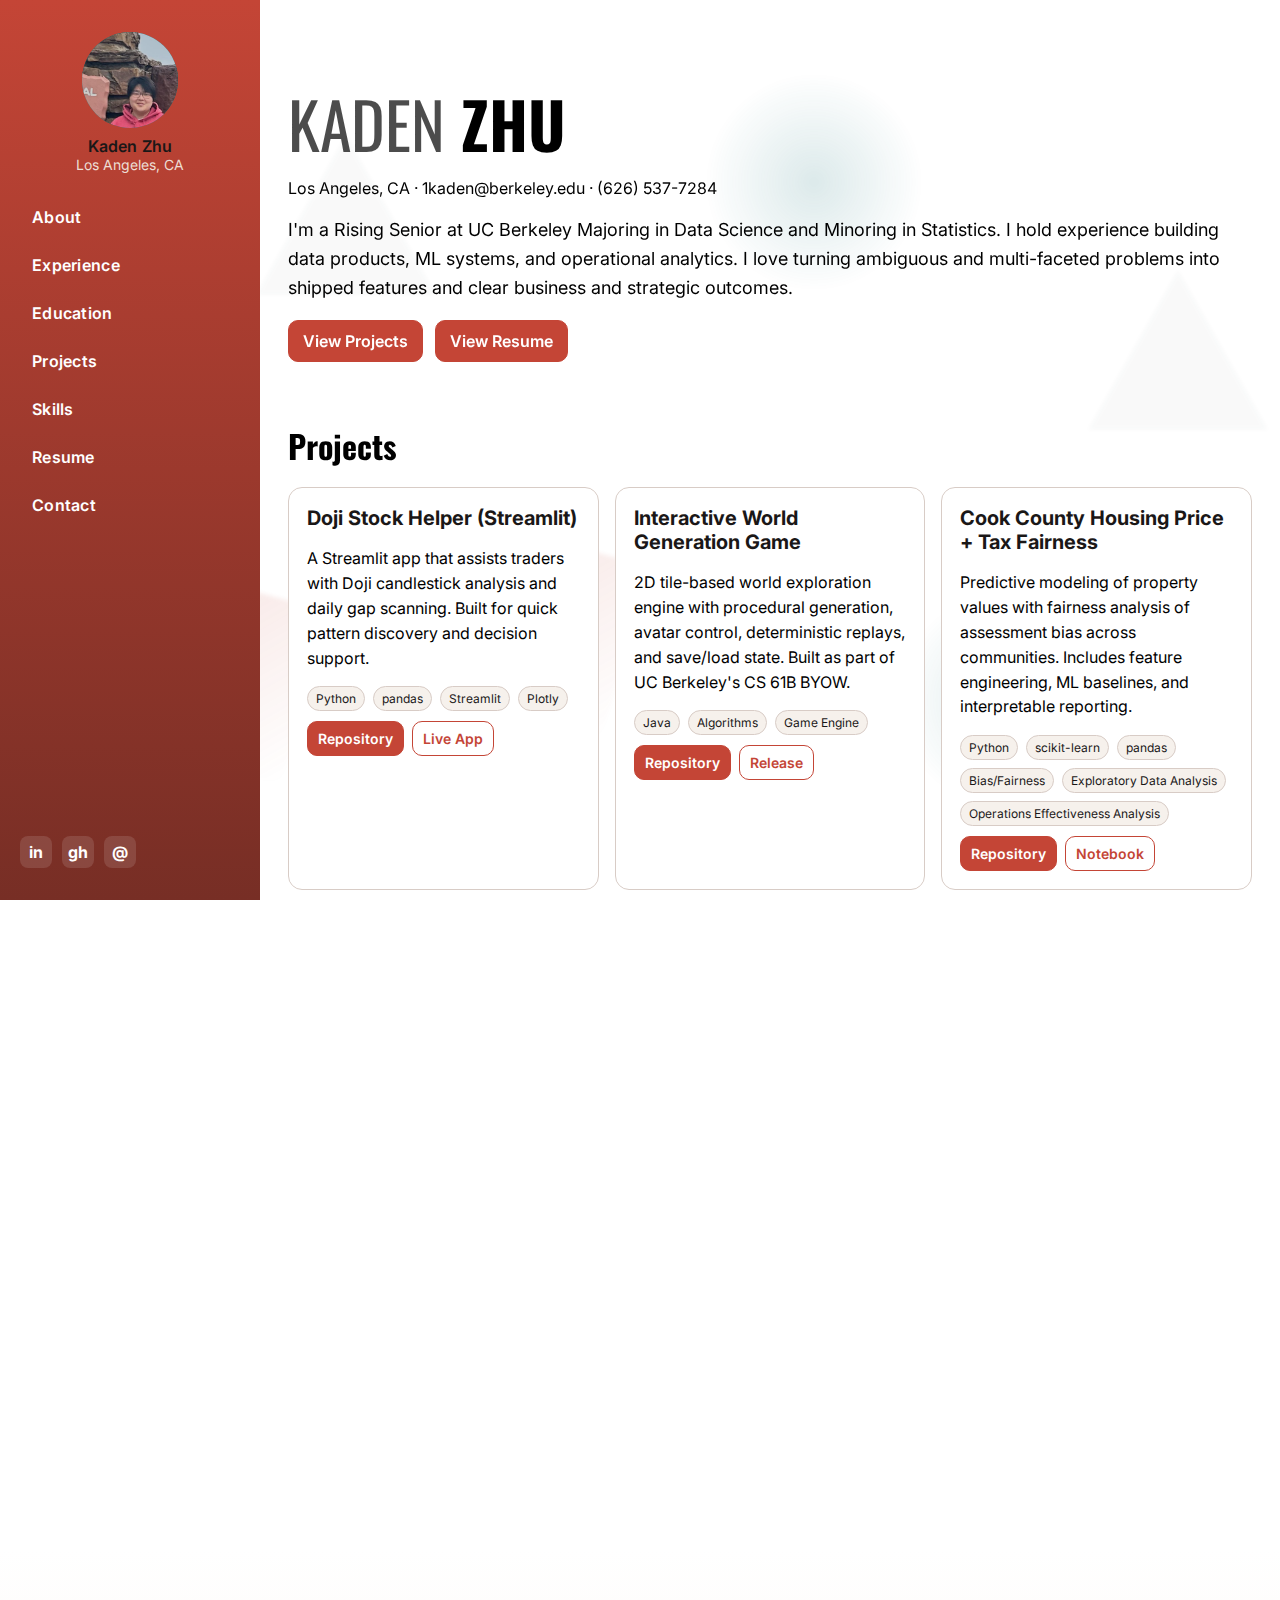
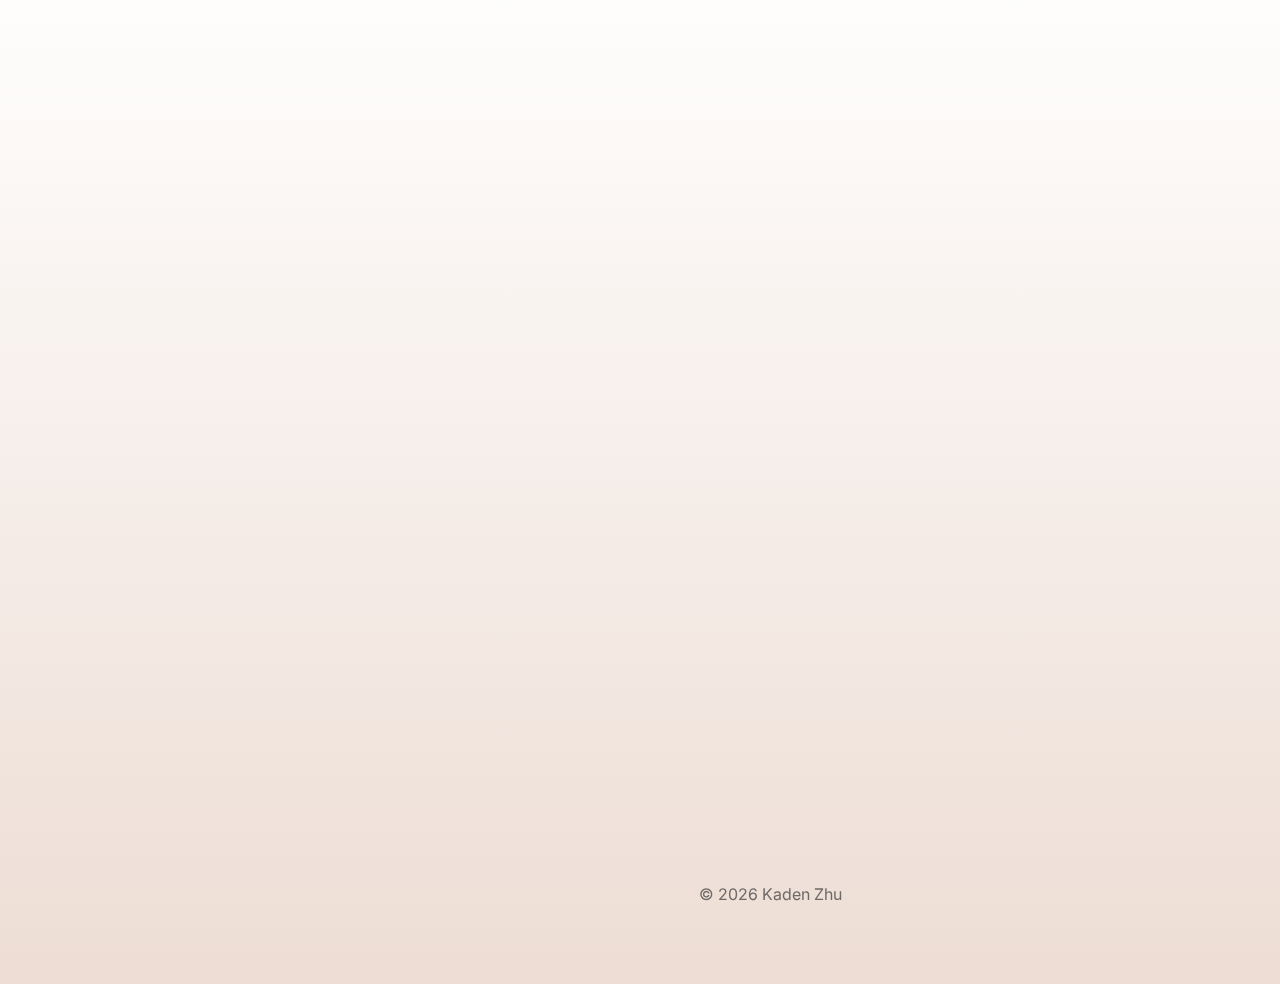
<file: index.html>
<!DOCTYPE html>
<html lang="en">
<head>
    <meta charset="utf-8">
    <meta name="viewport" content="width=device-width, initial-scale=1">
    <title>Kaden Zhu | Portfolio</title>
    <link rel="preconnect" href="https://fonts.googleapis.com">
    <link rel="preconnect" href="https://fonts.gstatic.com" crossorigin>
    <link href="https://fonts.googleapis.com/css2?family=Oswald:wght@400;600;700&family=Inter:wght@300;400;500;600&display=swap" rel="stylesheet">
    <link rel="stylesheet" href="styles.css">
    <script defer src="script.js"></script>
    <link rel="icon" href="data:image/svg+xml,%3Csvg xmlns='http://www.w3.org/2000/svg' viewBox='0 0 100 100'%3E%3Crect width='100' height='100' rx='16' ry='16' fill='%235c3b8a'/%3E%3Ctext x='50' y='58' text-anchor='middle' font-size='52' font-family='Oswald' fill='white'%3EKZ%3C/text%3E%3C/svg%3E">
</head>
<body>
    <div class="bg-shapes" aria-hidden="true">
        <span class="shape circle s1"></span>
        <span class="shape square s2"></span>
        <span class="shape triangle s3"></span>
        <span class="shape circle s4"></span>
        <span class="shape square s5"></span>
        <span class="shape triangle s6"></span>
    </div>
    <aside class="sidebar">
        <div class="profile">
            <div class="avatar"><img src="IMG_0945.png" alt="Kaden Zhu portrait"></div>
            <div class="name">Kaden Zhu</div>
            <div class="subtitle">Los Angeles, CA</div>
        </div>
        <nav class="nav">
            <a class="nav-link" href="#home">About</a>
            <a class="nav-link" href="#experience">Experience</a>
            <a class="nav-link" href="#education">Education</a>
            <a class="nav-link" href="#projects">Projects</a>
            <a class="nav-link" href="#skills">Skills</a>
            <a class="nav-link" href="resume.html">Resume</a>
            <a class="nav-link" href="#contact">Contact</a>
        </nav>
        <div class="sidebar-footer">
            <a class="social" href="https://linkedin.com/in/kadenzhu" target="_blank" rel="noopener" aria-label="LinkedIn">in</a>
            <a class="social" href="https://github.com/1kaden" target="_blank" rel="noopener" aria-label="GitHub">gh</a>
            <a class="social" href="mailto:1kaden@berkeley.edu" aria-label="Email">@</a>
        </div>
    </aside>

    <main class="content">
        <section id="home" class="hero section reveal">
            <h1 class="title"><span class="title-light">KADEN</span> ZHU</h1>
            <p class="subtitle-lg">Los Angeles, CA · 1kaden@berkeley.edu · (626) 537-7284</p>
            <p class="lead">I'm a Rising Senior at UC Berkeley Majoring in Data Science and Minoring in Statistics. I hold experience building data products, ML systems, and operational analytics. I love turning ambiguous and multi-faceted problems into shipped features and clear business and strategic outcomes.</p>
            <div class="hero-actions">
                <a class="btn primary" href="#projects">View Projects</a>
                <a class="btn" href="resume.html">View Resume</a>
            </div>
        </section>

        <section id="projects" class="section reveal">
            <h2 class="section-title">Projects</h2>
            <div class="project-grid">
                <article class="project-card reveal">
                    <h3 class="project-title">Doji Stock Helper (Streamlit)</h3>
                    <p class="project-desc">A Streamlit app that assists traders with Doji candlestick analysis and daily gap scanning. Built for quick pattern discovery and decision support.</p>
                    <ul class="tags">
                        <li>Python</li><li>pandas</li><li>Streamlit</li><li>Plotly</li>
                    </ul>
                    <div class="actions">
                        <a class="btn small" href="https://github.com/1kaden/Doji-Stock-Helper-Page" target="_blank" rel="noopener">Repository</a>
                        <a class="btn small outline" href="https://dojigapscan.streamlit.app/" target="_blank" rel="noopener">Live App</a>
                    </div>
                </article>

                <article class="project-card reveal">
                    <h3 class="project-title">Interactive World Generation Game</h3>
                    <p class="project-desc">2D tile-based world exploration engine with procedural generation, avatar control, deterministic replays, and save/load state. Built as part of UC Berkeley's CS 61B BYOW.</p>
                    <ul class="tags">
                        <li>Java</li><li>Algorithms</li><li>Game Engine</li>
                    </ul>
                    <div class="actions">
                        <a class="btn small" href="https://github.com/1kaden/Interactive-World-Gen" target="_blank" rel="noopener">Repository</a>
                        <a class="btn small outline" href="https://github.com/1kaden/Interactive-World-Gen/releases/tag/Game" target="_blank" rel="noopener">Release</a>
                    </div>
                </article>

                <article class="project-card reveal">
                    <h3 class="project-title">Cook County Housing Price + Tax Fairness</h3>
                    <p class="project-desc">Predictive modeling of property values with fairness analysis of assessment bias across communities. Includes feature engineering, ML baselines, and interpretable reporting.</p>
                    <ul class="tags">
                        <li>Python</li><li>scikit-learn</li><li>pandas</li><li>Bias/Fairness</li><li>Exploratory Data Analysis</li><li>Operations Effectiveness Analysis</li>
                    </ul>
                    <div class="actions">
                        <a class="btn small" href="https://github.com/1kaden/Cook-County-Housing-Price-Prediction-Tax-Fairness-Analysis" target="_blank" rel="noopener">Repository</a>
                        <a class="btn small outline" href="https://github.com/1kaden/Cook-County-Housing-Price-Prediction-Tax-Fairness-Analysis/blob/main/projA2.ipynb" target="_blank" rel="noopener">Notebook</a>
                    </div>
                </article>
            </div>
        </section>

        <section id="experience" class="section reveal">
            <h2 class="section-title">Experience</h2>
            <div class="timeline">
                <div class="item reveal">
                    <div class="when">Jul 2025 – Present · Baltimore, MD</div>
                    <div class="what">Operations & Data Insights Manager · Youphoria</div>
                    <ul>
                        <li>Led operations across Tech, Product, Marketing, and Data; prioritized work in fast-paced environments.</li>
                        <li>Designed SQL/Python pipelines and A/B experiments; improved engagement by +22% CTR.</li>
                        <li>Delivered KPI dashboards for executive decision-making and operational visibility.</li>
                        <li>Coordinated cross-functional initiatives with clear technical and strategic communication.</li>
                    </ul>
                </div>
                <div class="item reveal">
                    <div class="when">Jun 2019 – Present · Berkeley, CA</div>
                    <div class="what">Founder & Lead Data Engineer · Yuppy Inc</div>
                    <ul>
                        <li>Maintained production ETL on Airflow/PostgreSQL with monitoring and alerting on robust ecommerce data.</li>
                        <li>Built ML models (TensorFlow, scikit-learn, Transformers) improving accuracy by 30%+.</li>
                        <li>Exposed services through FastAPI; containerized with Docker/Kubernetes to speed releases by 70%.</li>
                        <li>Drove delivery under tight deadlines while aligning product and operational needs.</li>
                    </ul>
                </div>
                <div class="item reveal">
                    <div class="when">May 2021 – Aug 2021 · Los Angeles, CA</div>
                    <div class="what">Data Research & Outreach Analyst · California Department of Public Health</div>
                    <ul>
                        <li>Performed statistical and regression analysis; increased campaign effectiveness by 28%.</li>
                        <li>Built Tableau/ArcGIS dashboards; reduced operational inefficiencies by 19%.</li>
                        <li>Delivered accessible public healthpresentations to 1,500+ students; aligned stakeholders with data stories.</li>
                    </ul>
                </div>
            </div>
        </section>

        <section id="education" class="section reveal">
            <h2 class="section-title">Education</h2>
            <div class="edu">
                <div class="degree">B.S. Data Science · Minor in Statistics</div>
                <div class="where">University of California, Berkeley · GPA 3.79 (Aug 2023 – May 2027)</div>
                <div class="coursework">Relevant Coursework: Econometrics, Data Structures, Business Communication</div>
            </div>
        </section>

        <section id="skills" class="section reveal">
            <h2 class="section-title">Skills</h2>
            <div class="skills">
          
              <div class="skills-col">
                <h3>Programming & Data</h3>
                <ul>
                  <li>Python, SQL, Java, JavaScript, HTML/CSS</li>
                  <li>Data manipulation & analysis with pandas, NumPy, Matplotlib</li>
                  <li>Database management (PostgreSQL), query optimization</li>
                </ul>
              </div>
          
              <div class="skills-col">
                <h3>Machine Learning & Analytics</h3>
                <ul>
                  <li>scikit-learn, TensorFlow, PyTorch, Transformers</li>
                  <li>Time-Series Forecasting, Principal Component Analysis (PCA)</li>
                  <li>A/B Testing, Experimental Design, Predictive Modeling</li>
                  <li>Bias testing, statistical analysis, data visualization</li>
                </ul>
              </div>
          
              <div class="skills-col">
                <h3>Frameworks & Platforms</h3>
                <ul>
                  <li>FastAPI, Flask, Streamlit (interactive dashboards)</li>
                  <li>Airflow (ETL pipelines), Docker, Kubernetes, AWS (cloud deploys)</li>
                  <li>Tableau, ArcGIS (data dashboards & geospatial analysis)</li>
                </ul>
              </div>
          
              <div class="skills-col">
                <h3>Business & Communication</h3>
                <ul>
                  <li>Project management & process improvement</li>
                  <li>Cross-functional collaboration & stakeholder engagement</li>
                  <li>Executive presentations & reporting</li>
                  <li>Advanced Excel (pivot tables, lookups, statistical functions)</li>
                </ul>
              </div>
          
            </div>
          </section>

        <section id="contact" class="section reveal">
            <h2 class="section-title">Contact</h2>
            <p>Best ways to reach me:</p>
            <ul class="contact">
                <li>Email: <a href="mailto:1kaden@berkeley.edu">1kaden@berkeley.edu</a></li>
                <li>LinkedIn: <a href="https://linkedin.com/in/kadenzhu" target="_blank" rel="noopener">linkedin.com/in/kadenzhu</a></li>
                <li>GitHub: <a href="https://github.com/1kaden" target="_blank" rel="noopener">github.com/kadenzhu</a></li>
            </ul>
        </section>

        <footer class="footer">
            <div>© <span id="year"></span> Kaden Zhu</div>
        </footer>
    </main>
</body>
</html>
</file>
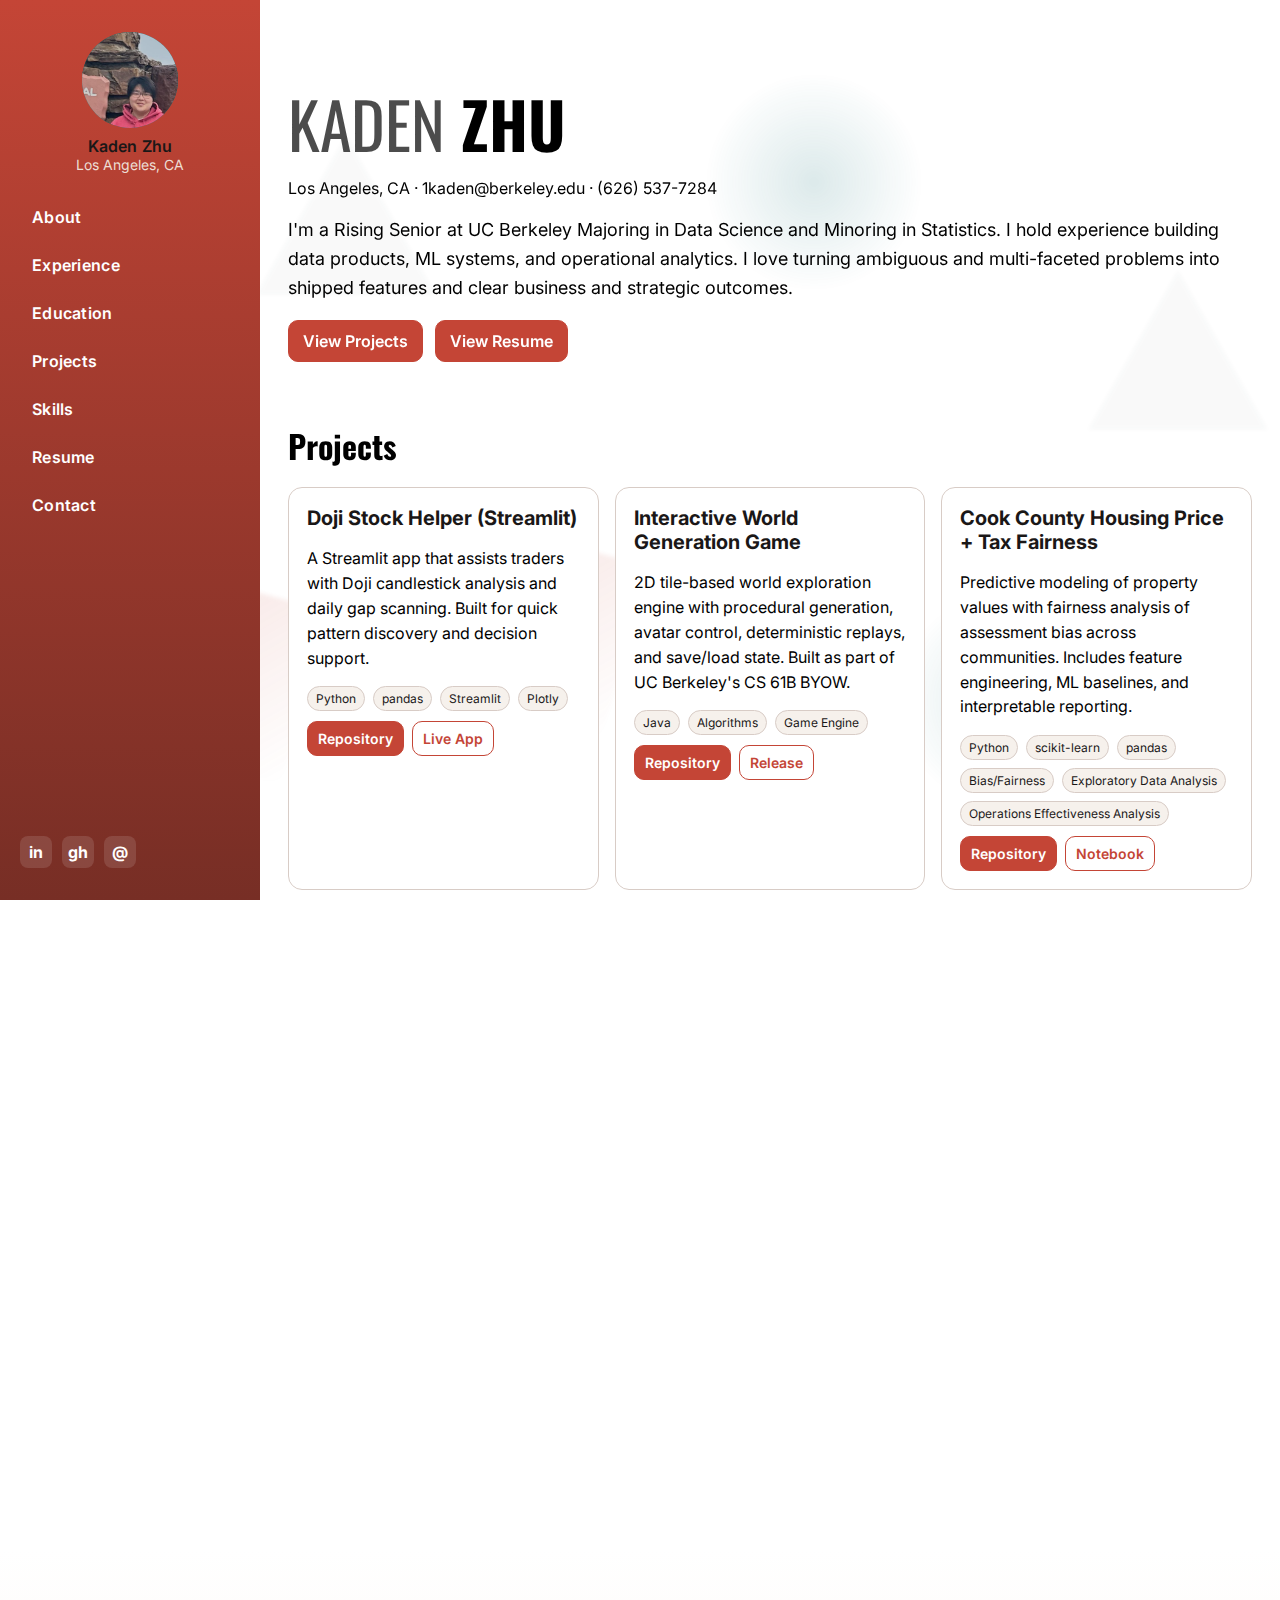
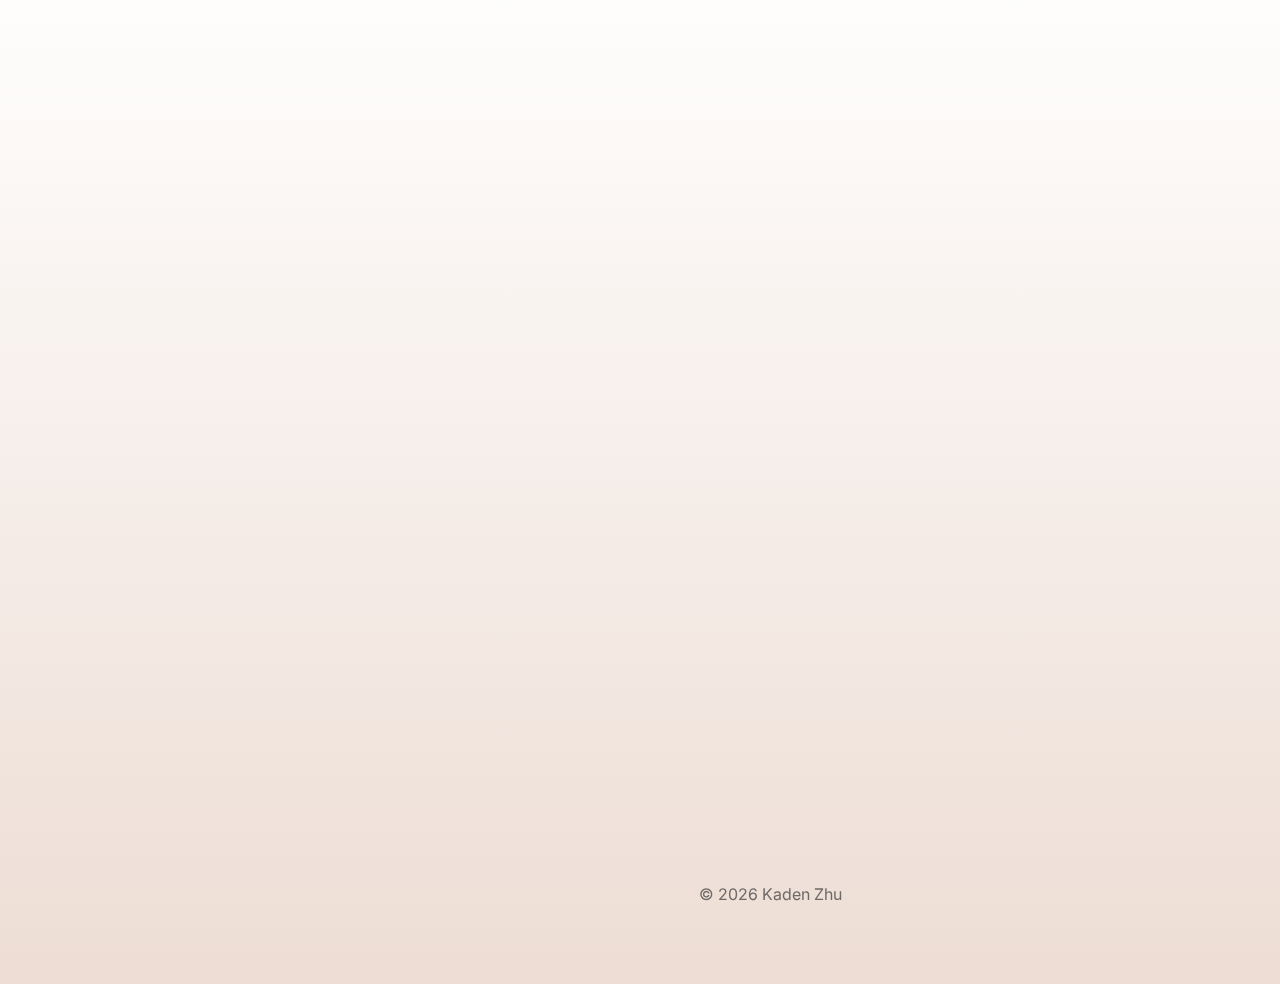
<file: Github Portfolio Website/index.html>
<!DOCTYPE html>
<html lang="en">
<head>
    <meta charset="utf-8">
    <meta name="viewport" content="width=device-width, initial-scale=1">
    <title>Kaden Zhu | Portfolio</title>
    <link rel="preconnect" href="https://fonts.googleapis.com">
    <link rel="preconnect" href="https://fonts.gstatic.com" crossorigin>
    <link href="https://fonts.googleapis.com/css2?family=Oswald:wght@400;600;700&family=Inter:wght@300;400;500;600&display=swap" rel="stylesheet">
    <link rel="stylesheet" href="styles.css">
    <script defer src="script.js"></script>
    <link rel="icon" href="data:image/svg+xml,%3Csvg xmlns='http://www.w3.org/2000/svg' viewBox='0 0 100 100'%3E%3Crect width='100' height='100' rx='16' ry='16' fill='%235c3b8a'/%3E%3Ctext x='50' y='58' text-anchor='middle' font-size='52' font-family='Oswald' fill='white'%3EKZ%3C/text%3E%3C/svg%3E">
</head>
<body>
    <div class="bg-shapes" aria-hidden="true">
        <span class="shape circle s1"></span>
        <span class="shape square s2"></span>
        <span class="shape triangle s3"></span>
        <span class="shape circle s4"></span>
        <span class="shape square s5"></span>
        <span class="shape triangle s6"></span>
    </div>
    <aside class="sidebar">
        <div class="profile">
            <div class="avatar"><img src="IMG_0945.png" alt="Kaden Zhu portrait"></div>
            <div class="name">Kaden Zhu</div>
            <div class="subtitle">Los Angeles, CA</div>
        </div>
        <nav class="nav">
            <a class="nav-link" href="#home">About</a>
            <a class="nav-link" href="#experience">Experience</a>
            <a class="nav-link" href="#education">Education</a>
            <a class="nav-link" href="#projects">Projects</a>
            <a class="nav-link" href="#skills">Skills</a>
            <a class="nav-link" href="resume.html">Resume</a>
            <a class="nav-link" href="#contact">Contact</a>
        </nav>
        <div class="sidebar-footer">
            <a class="social" href="https://linkedin.com/in/kadenzhu" target="_blank" rel="noopener" aria-label="LinkedIn">in</a>
            <a class="social" href="https://github.com/1kaden" target="_blank" rel="noopener" aria-label="GitHub">gh</a>
            <a class="social" href="mailto:1kaden@berkeley.edu" aria-label="Email">@</a>
        </div>
    </aside>

    <main class="content">
        <section id="home" class="hero section reveal">
            <h1 class="title"><span class="title-light">KADEN</span> ZHU</h1>
            <p class="subtitle-lg">Los Angeles, CA · 1kaden@berkeley.edu · (626) 537-7284</p>
            <p class="lead">I'm a Rising Senior at UC Berkeley Majoring in Data Science and Minoring in Statistics. I hold experience building data products, ML systems, and operational analytics. I love turning ambiguous and multi-faceted problems into shipped features and clear business and strategic outcomes.</p>
            <div class="hero-actions">
                <a class="btn primary" href="#projects">View Projects</a>
                <a class="btn" href="resume.html">View Resume</a>
            </div>
        </section>

        <section id="projects" class="section reveal">
            <h2 class="section-title">Projects</h2>
            <div class="project-grid">
                <article class="project-card reveal">
                    <h3 class="project-title">Doji Stock Helper (Streamlit)</h3>
                    <p class="project-desc">A Streamlit app that assists traders with Doji candlestick analysis and daily gap scanning. Built for quick pattern discovery and decision support.</p>
                    <ul class="tags">
                        <li>Python</li><li>pandas</li><li>Streamlit</li><li>Plotly</li>
                    </ul>
                    <div class="actions">
                        <a class="btn small" href="https://github.com/1kaden/Doji-Stock-Helper-Page" target="_blank" rel="noopener">Repository</a>
                        <a class="btn small outline" href="https://dojigapscan.streamlit.app/" target="_blank" rel="noopener">Live App</a>
                    </div>
                </article>

                <article class="project-card reveal">
                    <h3 class="project-title">Interactive World Generation Game</h3>
                    <p class="project-desc">2D tile-based world exploration engine with procedural generation, avatar control, deterministic replays, and save/load state. Built as part of UC Berkeley's CS 61B BYOW.</p>
                    <ul class="tags">
                        <li>Java</li><li>Algorithms</li><li>Game Engine</li>
                    </ul>
                    <div class="actions">
                        <a class="btn small" href="https://github.com/1kaden/Interactive-World-Gen" target="_blank" rel="noopener">Repository</a>
                        <a class="btn small outline" href="https://github.com/1kaden/Interactive-World-Gen/releases/tag/Game" target="_blank" rel="noopener">Release</a>
                    </div>
                </article>

                <article class="project-card reveal">
                    <h3 class="project-title">Cook County Housing Price + Tax Fairness</h3>
                    <p class="project-desc">Predictive modeling of property values with fairness analysis of assessment bias across communities. Includes feature engineering, ML baselines, and interpretable reporting.</p>
                    <ul class="tags">
                        <li>Python</li><li>scikit-learn</li><li>pandas</li><li>Bias/Fairness</li><li>Exploratory Data Analysis</li><li>Operations Effectiveness Analysis</li>
                    </ul>
                    <div class="actions">
                        <a class="btn small" href="https://github.com/1kaden/Cook-County-Housing-Price-Prediction-Tax-Fairness-Analysis" target="_blank" rel="noopener">Repository</a>
                        <a class="btn small outline" href="https://github.com/1kaden/Cook-County-Housing-Price-Prediction-Tax-Fairness-Analysis/blob/main/projA2.ipynb" target="_blank" rel="noopener">Notebook</a>
                    </div>
                </article>
            </div>
        </section>

        <section id="experience" class="section reveal">
            <h2 class="section-title">Experience</h2>
            <div class="timeline">
                <div class="item reveal">
                    <div class="when">Jul 2025 – Present · Baltimore, MD</div>
                    <div class="what">Operations & Data Insights Manager · Youphoria</div>
                    <ul>
                        <li>Led operations across Tech, Product, Marketing, and Data; prioritized work in fast-paced environments.</li>
                        <li>Designed SQL/Python pipelines and A/B experiments; improved engagement by +22% CTR.</li>
                        <li>Delivered KPI dashboards for executive decision-making and operational visibility.</li>
                        <li>Coordinated cross-functional initiatives with clear technical and strategic communication.</li>
                    </ul>
                </div>
                <div class="item reveal">
                    <div class="when">Jun 2019 – Present · Berkeley, CA</div>
                    <div class="what">Founder & Lead Data Engineer · Yuppy Inc</div>
                    <ul>
                        <li>Maintained production ETL on Airflow/PostgreSQL with monitoring and alerting.</li>
                        <li>Built ML models (TensorFlow, scikit-learn, Transformers) improving accuracy by 30%+.</li>
                        <li>Exposed services through FastAPI; containerized with Docker/Kubernetes to speed releases by 70%.</li>
                        <li>Drove delivery under tight deadlines while aligning product and operational needs.</li>
                    </ul>
                </div>
                <div class="item reveal">
                    <div class="when">May 2021 – Aug 2021 · Los Angeles, CA</div>
                    <div class="what">Data Research & Outreach Analyst · California Department of Public Health</div>
                    <ul>
                        <li>Performed statistical and regression analysis; increased campaign effectiveness by 28%.</li>
                        <li>Built Tableau/ArcGIS dashboards; reduced operational inefficiencies by 19%.</li>
                        <li>Delivered accessible presentations to 1,500+ students; aligned stakeholders with data stories.</li>
                    </ul>
                </div>
            </div>
        </section>

        <section id="education" class="section reveal">
            <h2 class="section-title">Education</h2>
            <div class="edu">
                <div class="degree">B.S. Data Science · Minor in Statistics</div>
                <div class="where">University of California, Berkeley · GPA 3.79 (Aug 2023 – May 2027)</div>
                <div class="coursework">Relevant Coursework: Econometrics, Data Structures, Business Communication</div>
            </div>
        </section>

        <section id="skills" class="section reveal">
            <h2 class="section-title">Skills</h2>
            <div class="skills">
          
              <div class="skills-col">
                <h3>Programming & Data</h3>
                <ul>
                  <li>Python, SQL, Java, JavaScript, HTML/CSS</li>
                  <li>Data manipulation & analysis with pandas, NumPy, Matplotlib</li>
                  <li>Database management (PostgreSQL), query optimization</li>
                </ul>
              </div>
          
              <div class="skills-col">
                <h3>Machine Learning & Analytics</h3>
                <ul>
                  <li>scikit-learn, TensorFlow, PyTorch, Transformers</li>
                  <li>Time-Series Forecasting, Principal Component Analysis (PCA)</li>
                  <li>A/B Testing, Experimental Design, Predictive Modeling</li>
                  <li>Bias testing, statistical analysis, data visualization</li>
                </ul>
              </div>
          
              <div class="skills-col">
                <h3>Frameworks & Platforms</h3>
                <ul>
                  <li>FastAPI, Flask, Streamlit (interactive dashboards)</li>
                  <li>Airflow (ETL pipelines), Docker, Kubernetes, AWS (cloud deploys)</li>
                  <li>Tableau, ArcGIS (data dashboards & geospatial analysis)</li>
                </ul>
              </div>
          
              <div class="skills-col">
                <h3>Business & Communication</h3>
                <ul>
                  <li>Project management & process improvement</li>
                  <li>Cross-functional collaboration & stakeholder engagement</li>
                  <li>Executive presentations & reporting</li>
                  <li>Advanced Excel (pivot tables, lookups, statistical functions)</li>
                </ul>
              </div>
          
            </div>
          </section>

        <section id="contact" class="section reveal">
            <h2 class="section-title">Contact</h2>
            <p>Best ways to reach me:</p>
            <ul class="contact">
                <li>Email: <a href="mailto:1kaden@berkeley.edu">1kaden@berkeley.edu</a></li>
                <li>LinkedIn: <a href="https://linkedin.com/in/kadenzhu" target="_blank" rel="noopener">linkedin.com/in/kadenzhu</a></li>
                <li>GitHub: <a href="https://github.com/1kaden" target="_blank" rel="noopener">github.com/kadenzhu</a></li>
            </ul>
        </section>

        <footer class="footer">
            <div>© <span id="year"></span> Kaden Zhu</div>
        </footer>
    </main>
</body>
</html>
</file>
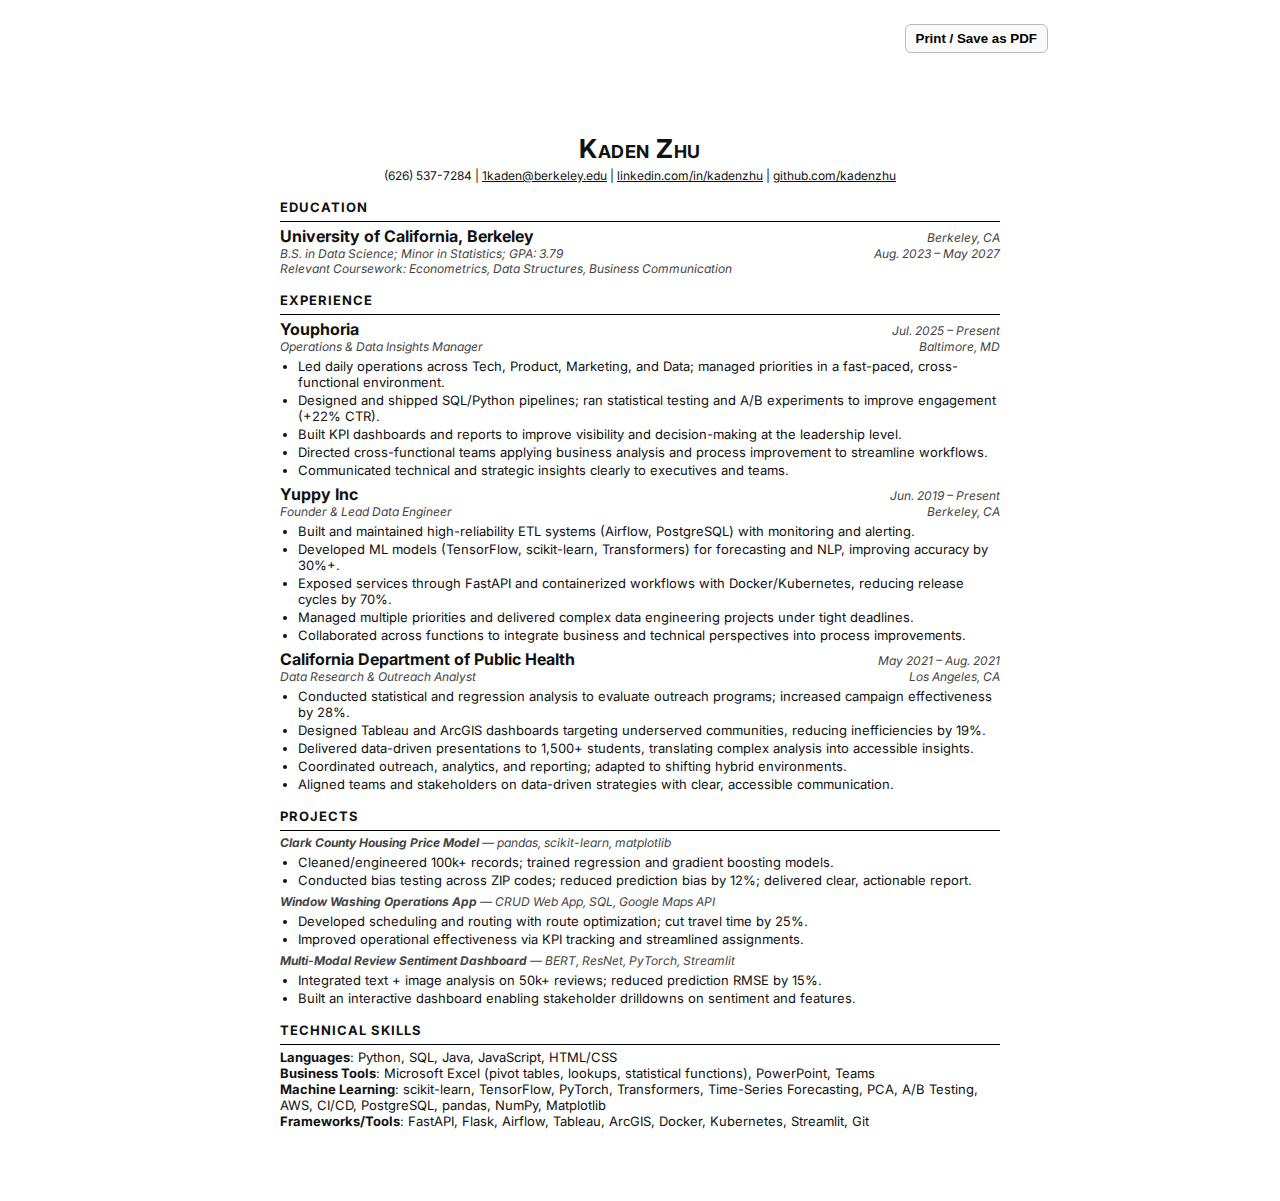
<file: resume.html>
<!DOCTYPE html>
<html lang="en">
<head>
    <meta charset="utf-8">
    <meta name="viewport" content="width=device-width, initial-scale=1">
    <title>Resume | Kaden Zhu</title>
    <link rel="preconnect" href="https://fonts.googleapis.com">
    <link rel="preconnect" href="https://fonts.gstatic.com" crossorigin>
    <link href="https://fonts.googleapis.com/css2?family=Inter:wght@300;400;600;700&display=swap" rel="stylesheet">
    <style>
        /* Paper + margins similar to provided LaTeX */
        :root { --ink:#111; --muted:#444; }
        * { box-sizing: border-box; }
        html, body { height: 100%; }
        body { margin: 0; padding: 24px; color: var(--ink); font-family: Inter, system-ui, -apple-system, Segoe UI, Roboto, Helvetica, Arial; }
        .toolbar { display:flex; justify-content:flex-end; max-width: 8.5in; margin: 0 auto 8px; }
        .print-btn { border: 1px solid #bbb; background: #fafafa; padding: 6px 10px; border-radius: 6px; cursor: pointer; font-weight: 600; }
        @media print { .toolbar { display:none; } }

        .page { width: 8.5in; min-height: 11in; background: white; margin: 0 auto; padding: 0.75in 0.5in; }

        /* Heading */
        .heading { text-align: center; }
        .name { font-size: 26px; font-variant: small-caps; font-weight: 700; letter-spacing: 0.5px; margin: 0; }
        .links { margin-top: 4px; font-size: 12px; }
        .links a { color: inherit; text-decoration: underline; }

        /* Sections */
        .section { margin-top: 16px; }
        .section-title { font-size: 13px; text-transform: uppercase; letter-spacing: 1px; margin: 0 0 6px; font-weight: 700; }
        .rule { height: 1px; background: #000; margin: 4px 0 4px; }

        /* Two-line subheading with right-aligned meta */
        .row { display: grid; grid-template-columns: 1fr auto; gap: 8px; align-items: baseline; }
        .org { font-weight: 700; }
        .meta { color: var(--muted); font-style: italic; font-size: 12px; }
        .role { font-style: italic; font-size: 12px; color: var(--muted); }

        ul { margin: 4px 0 6px 18px; padding: 0; }
        ul li { margin: 2px 0; font-size: 13px; }

        .skills { font-size: 13px; }
    </style>
</head>
<body>
    <div class="toolbar"><button class="print-btn" onclick="window.print()">Print / Save as PDF</button></div>
    <div class="page">
        <div class="heading">
            <h1 class="name">Kaden Zhu</h1>
            <div class="links">
                (626) 537-7284 | <a href="mailto:1kaden@berkeley.edu">1kaden@berkeley.edu</a> |
                <a href="https://www.linkedin.com/in/kadenzhu" target="_blank" rel="noopener">linkedin.com/in/kadenzhu</a> |
                <a href="https://github.com/kadenzhu" target="_blank" rel="noopener">github.com/kadenzhu</a>
            </div>
        </div>

        <div class="section">
            <div class="section-title">Education</div>
            <div class="rule"></div>
            <div class="row">
                <div class="org">University of California, Berkeley</div>
                <div class="meta">Berkeley, CA</div>
            </div>
            <div class="row">
                <div class="role">B.S. in Data Science; Minor in Statistics; GPA: 3.79</div>
                <div class="role">Aug. 2023 – May 2027</div>
            </div>
            <div class="role">Relevant Coursework: Econometrics, Data Structures, Business Communication</div>
        </div>

        <div class="section">
            <div class="section-title">Experience</div>
            <div class="rule"></div>

            <div class="row">
                <div class="org">Youphoria</div>
                <div class="meta">Jul. 2025 – Present</div>
            </div>
            <div class="row">
                <div class="role">Operations & Data Insights Manager</div>
                <div class="role">Baltimore, MD</div>
            </div>
            <ul>
                <li>Led daily operations across Tech, Product, Marketing, and Data; managed priorities in a fast-paced, cross-functional environment.</li>
                <li>Designed and shipped SQL/Python pipelines; ran statistical testing and A/B experiments to improve engagement (+22% CTR).</li>
                <li>Built KPI dashboards and reports to improve visibility and decision-making at the leadership level.</li>
                <li>Directed cross-functional teams applying business analysis and process improvement to streamline workflows.</li>
                <li>Communicated technical and strategic insights clearly to executives and teams.</li>
            </ul>

            <div class="row">
                <div class="org">Yuppy Inc</div>
                <div class="meta">Jun. 2019 – Present</div>
            </div>
            <div class="row">
                <div class="role">Founder & Lead Data Engineer</div>
                <div class="role">Berkeley, CA</div>
            </div>
            <ul>
                <li>Built and maintained high-reliability ETL systems (Airflow, PostgreSQL) with monitoring and alerting.</li>
                <li>Developed ML models (TensorFlow, scikit-learn, Transformers) for forecasting and NLP, improving accuracy by 30%+.</li>
                <li>Exposed services through FastAPI and containerized workflows with Docker/Kubernetes, reducing release cycles by 70%.</li>
                <li>Managed multiple priorities and delivered complex data engineering projects under tight deadlines.</li>
                <li>Collaborated across functions to integrate business and technical perspectives into process improvements.</li>
            </ul>

            <div class="row">
                <div class="org">California Department of Public Health</div>
                <div class="meta">May 2021 – Aug. 2021</div>
            </div>
            <div class="row">
                <div class="role">Data Research & Outreach Analyst</div>
                <div class="role">Los Angeles, CA</div>
            </div>
            <ul>
                <li>Conducted statistical and regression analysis to evaluate outreach programs; increased campaign effectiveness by 28%.</li>
                <li>Designed Tableau and ArcGIS dashboards targeting underserved communities, reducing inefficiencies by 19%.</li>
                <li>Delivered data-driven presentations to 1,500+ students, translating complex analysis into accessible insights.</li>
                <li>Coordinated outreach, analytics, and reporting; adapted to shifting hybrid environments.</li>
                <li>Aligned teams and stakeholders on data-driven strategies with clear, accessible communication.</li>
            </ul>
        </div>

        <div class="section">
            <div class="section-title">Projects</div>
            <div class="rule"></div>
            <div class="role"><strong>Clark County Housing Price Model</strong> — pandas, scikit-learn, matplotlib</div>
            <ul>
                <li>Cleaned/engineered 100k+ records; trained regression and gradient boosting models.</li>
                <li>Conducted bias testing across ZIP codes; reduced prediction bias by 12%; delivered clear, actionable report.</li>
            </ul>
            <div class="role"><strong>Window Washing Operations App</strong> — CRUD Web App, SQL, Google Maps API</div>
            <ul>
                <li>Developed scheduling and routing with route optimization; cut travel time by 25%.</li>
                <li>Improved operational effectiveness via KPI tracking and streamlined assignments.</li>
            </ul>
            <div class="role"><strong>Multi-Modal Review Sentiment Dashboard</strong> — BERT, ResNet, PyTorch, Streamlit</div>
            <ul>
                <li>Integrated text + image analysis on 50k+ reviews; reduced prediction RMSE by 15%.</li>
                <li>Built an interactive dashboard enabling stakeholder drilldowns on sentiment and features.</li>
            </ul>
        </div>

        <div class="section">
            <div class="section-title">Technical Skills</div>
            <div class="rule"></div>
            <div class="skills">
                <div><strong>Languages</strong>: Python, SQL, Java, JavaScript, HTML/CSS</div>
                <div><strong>Business Tools</strong>: Microsoft Excel (pivot tables, lookups, statistical functions), PowerPoint, Teams</div>
                <div><strong>Machine Learning</strong>: scikit-learn, TensorFlow, PyTorch, Transformers, Time-Series Forecasting, PCA, A/B Testing, AWS, CI/CD, PostgreSQL, pandas, NumPy, Matplotlib</div>
                <div><strong>Frameworks/Tools</strong>: FastAPI, Flask, Airflow, Tableau, ArcGIS, Docker, Kubernetes, Streamlit, Git</div>
            </div>
        </div>
    </div>
</body>
</html>
</file>
<file: styles.css>
:root {
  /* Palette from user: #772E25, #C44536, #EDDDD4, #197278, #283D3B */
  --bg: #197278;            /* not used directly (we use gradient on body) */
  --panel: #ffffff;         /* card background */
  --accent: #C44536;        /* primary accent - red */
  --accent-2: #197278;      /* secondary accent - teal */
  --text: #1a1717;          /* main text - dark teal/gray */
  --muted: #000000;         /* subdued text */
  --chip: #F6F1EC;          /* tag chip background */
  --border: #D8CCC6;        /* soft border on light panels */
  --deep-red: #772E25;      /* dark red hover */
  --bg-teal-light: #ffffff;
  --bg-teal-dark: #EDDDD4;
}

* { box-sizing: border-box; }

html, body {
  margin: 0;
  padding: 0;
  background: linear-gradient(180deg, var(--bg-teal-light) 0%, var(--bg-teal-light) 60%, var(--bg-teal-dark) 100%);
  color: var(--text);
  font-family: Inter, system-ui, -apple-system, Segoe UI, Roboto, Helvetica, Arial, "Apple Color Emoji", "Segoe UI Emoji";
}

/* Subtle animated geometric background */
.bg-shapes { position: fixed; inset: 0; overflow: hidden; z-index: 0; pointer-events: none; }
.shape { position: absolute; opacity: 0.15; filter: blur(2px); animation: float 22s linear infinite; }
.shape.circle { width: 220px; height: 220px; border-radius: 50%; background: radial-gradient(closest-side, var(--accent-2), transparent); }
.shape.square { width: 180px; height: 180px; background: linear-gradient(135deg, var(--accent), transparent); transform: rotate(15deg); }
.shape.triangle { width: 0; height: 0; border-left: 90px solid transparent; border-right: 90px solid transparent; border-bottom: 160px solid rgba(40,61,59,0.18); }
.bg-shapes .s1 { top: 8%; left: 55%; }
.bg-shapes .s2 { top: 65%; left: 10%; animation-duration: 28s; }
.bg-shapes .s3 { top: 30%; left: 85%; animation-duration: 24s; }
.bg-shapes .s4 { bottom: 10%; left: 70%; animation-duration: 26s; }
.bg-shapes .s5 { bottom: 20%; left: 35%; animation-duration: 30s; }
.bg-shapes .s6 { top: 15%; left: 20%; animation-duration: 34s; }
@keyframes float { 0% { transform: translateY(0) rotate(0); } 50% { transform: translateY(-20px) rotate(10deg); } 100% { transform: translateY(0) rotate(0); } }

.sidebar {
  position: fixed;
  top: 0;
  left: 0;
  width: 260px;
  height: 100vh;
  background: linear-gradient(180deg, #C44536 0%, #772E25 100%);
  padding: 32px 20px;
  display: flex;
  flex-direction: column;
  gap: 24px;
}

.profile { text-align: center; }
.avatar {
  width: 96px;
  height: 96px;
  margin: 0 auto 8px;
  border-radius: 50%;
  overflow: hidden;
  background: #197278;
}
.avatar img { width: 100%; height: 100%; object-fit: cover; display: block; }
.name { font-weight: 600; letter-spacing: 0.2px; }
.subtitle { color: #EDDDD4; font-size: 14px; }

.nav {
  display: flex;
  flex-direction: column;
  gap: 8px;
}
.nav-link {
  color: #ffffff;
  text-decoration: none;
  padding: 10px 12px;
  border-radius: 8px;
  font-weight: 600;
  letter-spacing: 0.3px;
}
.nav-link:hover { background: rgba(255,255,255,0.12); }

.sidebar-footer { margin-top: auto; display: flex; gap: 10px; }
.social {
  width: 32px; height: 32px; display: grid; place-items: center; border-radius: 8px;
  background: rgba(255,255,255,0.12); color: white; text-decoration: none; font-weight: 700;
}
.social:hover { background: rgba(255,255,255,0.22); }

.content { margin-left: 260px; padding: 40px 28px; position: relative; z-index: 1; }

.section { margin: 36px auto 60px; max-width: 1000px; }
.title { font-family: Oswald, Inter, sans-serif; font-size: 64px; margin: 0 0 8px; }
.title-light { font-weight: 400; opacity: 0.7; }
.subtitle-lg { color: var(--muted); margin: 0 0 16px; }
.lead { color: #ddd8f5; font-size: 18px; line-height: 1.6; }

.hero-actions { display: flex; gap: 12px; margin-top: 18px; }
.btn {
  display: inline-block; text-decoration: none; color: #ffffff; border: 1px solid var(--accent); padding: 10px 14px; border-radius: 10px; font-weight: 600; background: var(--accent);
}
.btn:hover { background: var(--deep-red); border-color: var(--deep-red); color: #fff; }
.btn.primary { background: var(--accent); border-color: var(--accent); color: #fff; }
.btn.primary:hover { background: var(--deep-red); border-color: var(--deep-red); }
.btn.outline { background: transparent; color: var(--accent); border-color: var(--accent); }
.btn.outline:hover { background: var(--deep-red); color: #fff; border-color: var(--deep-red); }
.btn.small { padding: 8px 10px; font-size: 14px; }

.section-title { font-family: Oswald, Inter, sans-serif; font-size: 32px; margin: 0 0 18px; }
.section-title { color: #000000; }

.project-grid { display: grid; grid-template-columns: repeat(auto-fill, minmax(280px, 1fr)); gap: 16px; }
.project-card {
  background: var(--panel);
  border: 1px solid var(--border);
  border-radius: 14px;
  padding: 18px;
}
.project-title { margin: 0 0 6px; font-size: 20px; }
.project-desc { color: var(--muted); line-height: 1.55; }
.project-details { margin: 10px 0; }
.project-details summary { cursor: pointer; color: #c7baff; }

.tags { list-style: none; padding: 0; margin: 10px 0; display: flex; flex-wrap: wrap; gap: 8px; }
.tags li { background: var(--chip); border: 1px solid var(--border); color: var(--text); padding: 4px 8px; border-radius: 999px; font-size: 12px; }
.actions { display: flex; gap: 8px; }

.timeline { display: grid; gap: 18px; }
.item { background: var(--panel); border: 1px solid var(--border); border-radius: 14px; padding: 16px; }
.item .when { color: #bfb9de; font-size: 13px; }
.item .what { font-weight: 700; margin: 4px 0 8px; }
.item ul { margin: 0; padding-left: 18px; color: var(--muted); }

.edu { background: var(--panel); border: 1px solid var(--border); border-radius: 14px; padding: 16px; }
.edu .degree { font-weight: 700; }
.edu .where, .edu .coursework { color: var(--muted); }

.skills { display: grid; grid-template-columns: repeat(auto-fit, minmax(220px, 1fr)); gap: 16px; }
.skills-col { background: var(--panel); border: 1px solid var(--border); border-radius: 14px; padding: 16px; }
.skills-col h3 { margin: 0 0 8px; font-size: 16px; }
.skills-col ul { margin: 0; padding-left: 18px; color: var(--muted); }

.contact { margin: 8px 0 0; padding-left: 18px; }

.footer { color: #6f6a67; text-align: center; margin: 40px 0; }

/* Hero text on teal background for contrast */
.hero .title, .hero .subtitle-lg, .hero .lead { color: #000000; }

/* Scroll reveal animations */
.reveal { opacity: 0; transform: translateY(12px); transition: opacity 500ms ease, transform 500ms ease; }
.reveal.is-visible { opacity: 1; transform: translateY(0); }

@media (max-width: 880px) {
  .sidebar { position: static; width: auto; height: auto; border-bottom-left-radius: 0; border-bottom-right-radius: 0; }
  .content { margin: 0; padding: 20px; }
  .title { font-size: 48px; }
}
</file>
<file: Github Portfolio Website/styles.css>
:root {
  /* Palette from user: #772E25, #C44536, #EDDDD4, #197278, #283D3B */
  --bg: #197278;            /* not used directly (we use gradient on body) */
  --panel: #ffffff;         /* card background */
  --accent: #C44536;        /* primary accent - red */
  --accent-2: #197278;      /* secondary accent - teal */
  --text: #1a1717;          /* main text - dark teal/gray */
  --muted: #000000;         /* subdued text */
  --chip: #F6F1EC;          /* tag chip background */
  --border: #D8CCC6;        /* soft border on light panels */
  --deep-red: #772E25;      /* dark red hover */
  --bg-teal-light: #ffffff;
  --bg-teal-dark: #EDDDD4;
}

* { box-sizing: border-box; }

html, body {
  margin: 0;
  padding: 0;
  background: linear-gradient(180deg, var(--bg-teal-light) 0%, var(--bg-teal-light) 60%, var(--bg-teal-dark) 100%);
  color: var(--text);
  font-family: Inter, system-ui, -apple-system, Segoe UI, Roboto, Helvetica, Arial, "Apple Color Emoji", "Segoe UI Emoji";
}

/* Subtle animated geometric background */
.bg-shapes { position: fixed; inset: 0; overflow: hidden; z-index: 0; pointer-events: none; }
.shape { position: absolute; opacity: 0.15; filter: blur(2px); animation: float 22s linear infinite; }
.shape.circle { width: 220px; height: 220px; border-radius: 50%; background: radial-gradient(closest-side, var(--accent-2), transparent); }
.shape.square { width: 180px; height: 180px; background: linear-gradient(135deg, var(--accent), transparent); transform: rotate(15deg); }
.shape.triangle { width: 0; height: 0; border-left: 90px solid transparent; border-right: 90px solid transparent; border-bottom: 160px solid rgba(40,61,59,0.18); }
.bg-shapes .s1 { top: 8%; left: 55%; }
.bg-shapes .s2 { top: 65%; left: 10%; animation-duration: 28s; }
.bg-shapes .s3 { top: 30%; left: 85%; animation-duration: 24s; }
.bg-shapes .s4 { bottom: 10%; left: 70%; animation-duration: 26s; }
.bg-shapes .s5 { bottom: 20%; left: 35%; animation-duration: 30s; }
.bg-shapes .s6 { top: 15%; left: 20%; animation-duration: 34s; }
@keyframes float { 0% { transform: translateY(0) rotate(0); } 50% { transform: translateY(-20px) rotate(10deg); } 100% { transform: translateY(0) rotate(0); } }

.sidebar {
  position: fixed;
  top: 0;
  left: 0;
  width: 260px;
  height: 100vh;
  background: linear-gradient(180deg, #C44536 0%, #772E25 100%);
  padding: 32px 20px;
  display: flex;
  flex-direction: column;
  gap: 24px;
}

.profile { text-align: center; }
.avatar {
  width: 96px;
  height: 96px;
  margin: 0 auto 8px;
  border-radius: 50%;
  overflow: hidden;
  background: #197278;
}
.avatar img { width: 100%; height: 100%; object-fit: cover; display: block; }
.name { font-weight: 600; letter-spacing: 0.2px; }
.subtitle { color: #EDDDD4; font-size: 14px; }

.nav {
  display: flex;
  flex-direction: column;
  gap: 8px;
}
.nav-link {
  color: #ffffff;
  text-decoration: none;
  padding: 10px 12px;
  border-radius: 8px;
  font-weight: 600;
  letter-spacing: 0.3px;
}
.nav-link:hover { background: rgba(255,255,255,0.12); }

.sidebar-footer { margin-top: auto; display: flex; gap: 10px; }
.social {
  width: 32px; height: 32px; display: grid; place-items: center; border-radius: 8px;
  background: rgba(255,255,255,0.12); color: white; text-decoration: none; font-weight: 700;
}
.social:hover { background: rgba(255,255,255,0.22); }

.content { margin-left: 260px; padding: 40px 28px; position: relative; z-index: 1; }

.section { margin: 36px auto 60px; max-width: 1000px; }
.title { font-family: Oswald, Inter, sans-serif; font-size: 64px; margin: 0 0 8px; }
.title-light { font-weight: 400; opacity: 0.7; }
.subtitle-lg { color: var(--muted); margin: 0 0 16px; }
.lead { color: #ddd8f5; font-size: 18px; line-height: 1.6; }

.hero-actions { display: flex; gap: 12px; margin-top: 18px; }
.btn {
  display: inline-block; text-decoration: none; color: #ffffff; border: 1px solid var(--accent); padding: 10px 14px; border-radius: 10px; font-weight: 600; background: var(--accent);
}
.btn:hover { background: var(--deep-red); border-color: var(--deep-red); color: #fff; }
.btn.primary { background: var(--accent); border-color: var(--accent); color: #fff; }
.btn.primary:hover { background: var(--deep-red); border-color: var(--deep-red); }
.btn.outline { background: transparent; color: var(--accent); border-color: var(--accent); }
.btn.outline:hover { background: var(--deep-red); color: #fff; border-color: var(--deep-red); }
.btn.small { padding: 8px 10px; font-size: 14px; }

.section-title { font-family: Oswald, Inter, sans-serif; font-size: 32px; margin: 0 0 18px; }
.section-title { color: #000000; }

.project-grid { display: grid; grid-template-columns: repeat(auto-fill, minmax(280px, 1fr)); gap: 16px; }
.project-card {
  background: var(--panel);
  border: 1px solid var(--border);
  border-radius: 14px;
  padding: 18px;
}
.project-title { margin: 0 0 6px; font-size: 20px; }
.project-desc { color: var(--muted); line-height: 1.55; }
.project-details { margin: 10px 0; }
.project-details summary { cursor: pointer; color: #c7baff; }

.tags { list-style: none; padding: 0; margin: 10px 0; display: flex; flex-wrap: wrap; gap: 8px; }
.tags li { background: var(--chip); border: 1px solid var(--border); color: var(--text); padding: 4px 8px; border-radius: 999px; font-size: 12px; }
.actions { display: flex; gap: 8px; }

.timeline { display: grid; gap: 18px; }
.item { background: var(--panel); border: 1px solid var(--border); border-radius: 14px; padding: 16px; }
.item .when { color: #bfb9de; font-size: 13px; }
.item .what { font-weight: 700; margin: 4px 0 8px; }
.item ul { margin: 0; padding-left: 18px; color: var(--muted); }

.edu { background: var(--panel); border: 1px solid var(--border); border-radius: 14px; padding: 16px; }
.edu .degree { font-weight: 700; }
.edu .where, .edu .coursework { color: var(--muted); }

.skills { display: grid; grid-template-columns: repeat(auto-fit, minmax(220px, 1fr)); gap: 16px; }
.skills-col { background: var(--panel); border: 1px solid var(--border); border-radius: 14px; padding: 16px; }
.skills-col h3 { margin: 0 0 8px; font-size: 16px; }
.skills-col ul { margin: 0; padding-left: 18px; color: var(--muted); }

.contact { margin: 8px 0 0; padding-left: 18px; }

.footer { color: #6f6a67; text-align: center; margin: 40px 0; }

/* Hero text on teal background for contrast */
.hero .title, .hero .subtitle-lg, .hero .lead { color: #000000; }

/* Scroll reveal animations */
.reveal { opacity: 0; transform: translateY(12px); transition: opacity 500ms ease, transform 500ms ease; }
.reveal.is-visible { opacity: 1; transform: translateY(0); }

@media (max-width: 880px) {
  .sidebar { position: static; width: auto; height: auto; border-bottom-left-radius: 0; border-bottom-right-radius: 0; }
  .content { margin: 0; padding: 20px; }
  .title { font-size: 48px; }
}
</file>
